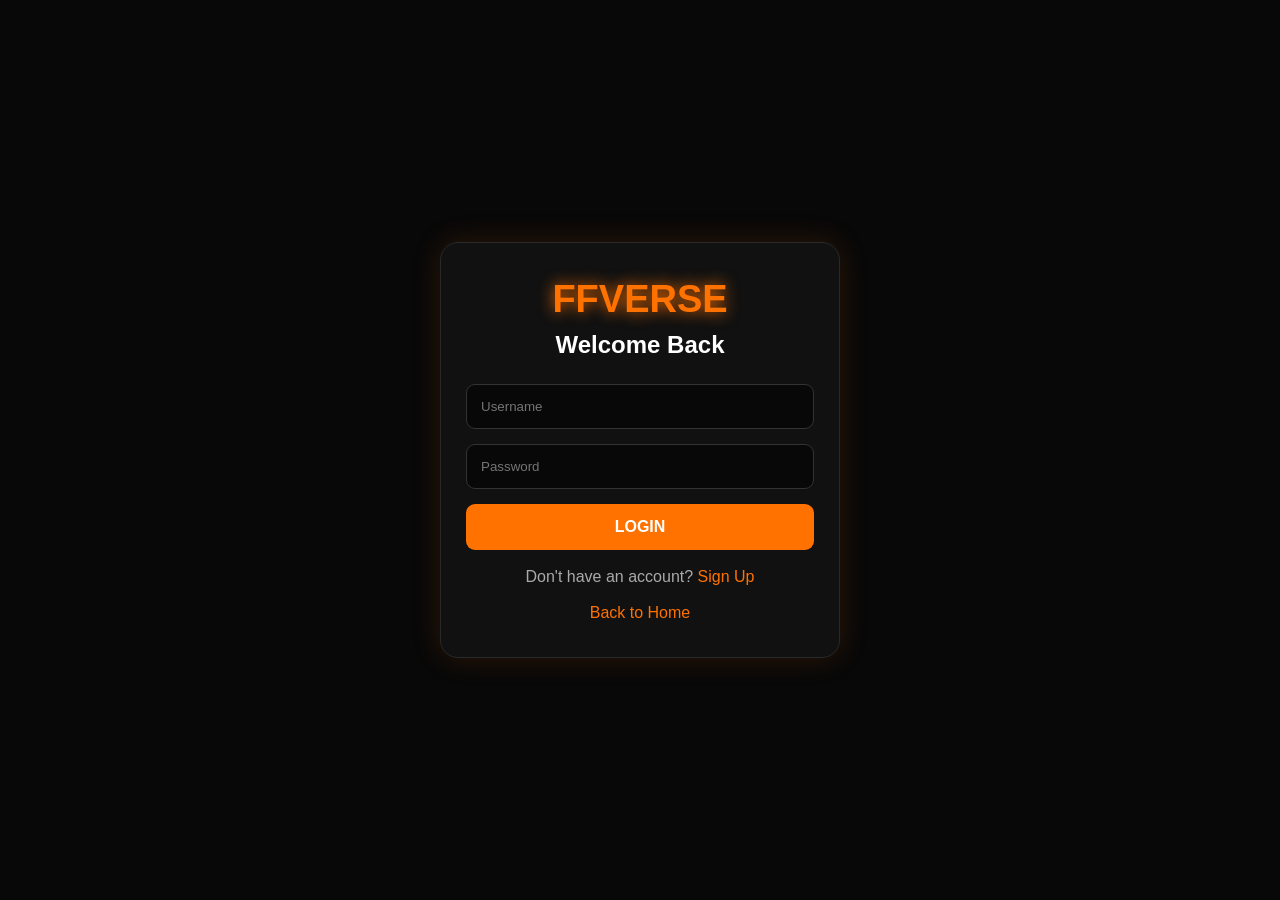
<file: login.html>
<!DOCTYPE html>
<html lang="en">
<head>
  <meta charset="UTF-8">
  <meta name="viewport" content="width=device-width, initial-scale=1.0">
  <title>FFVERSE - Login</title>
  <link rel="stylesheet" href="sign-up.css">

</head>

<body>

  <div class="auth-box">
    <h1>FFVERSE</h1>
    <h2>Welcome Back</h2>

    <input type="text" id="username" placeholder="Username" maxlength="12" required>
    <input type="password" id="password" placeholder="Password" maxlength="12" required>

    <button onclick="login()">LOGIN</button>

    <p id="message"></p>

    <p>
      Don't have an account?
      <a href="sign-up.html">Sign Up</a>
    </p>
    <p>
      <a href="index.html">Back to Home</a>

    </p>
  </div>

  <script src="auth.js"></script>


</body>
</html>
</file>
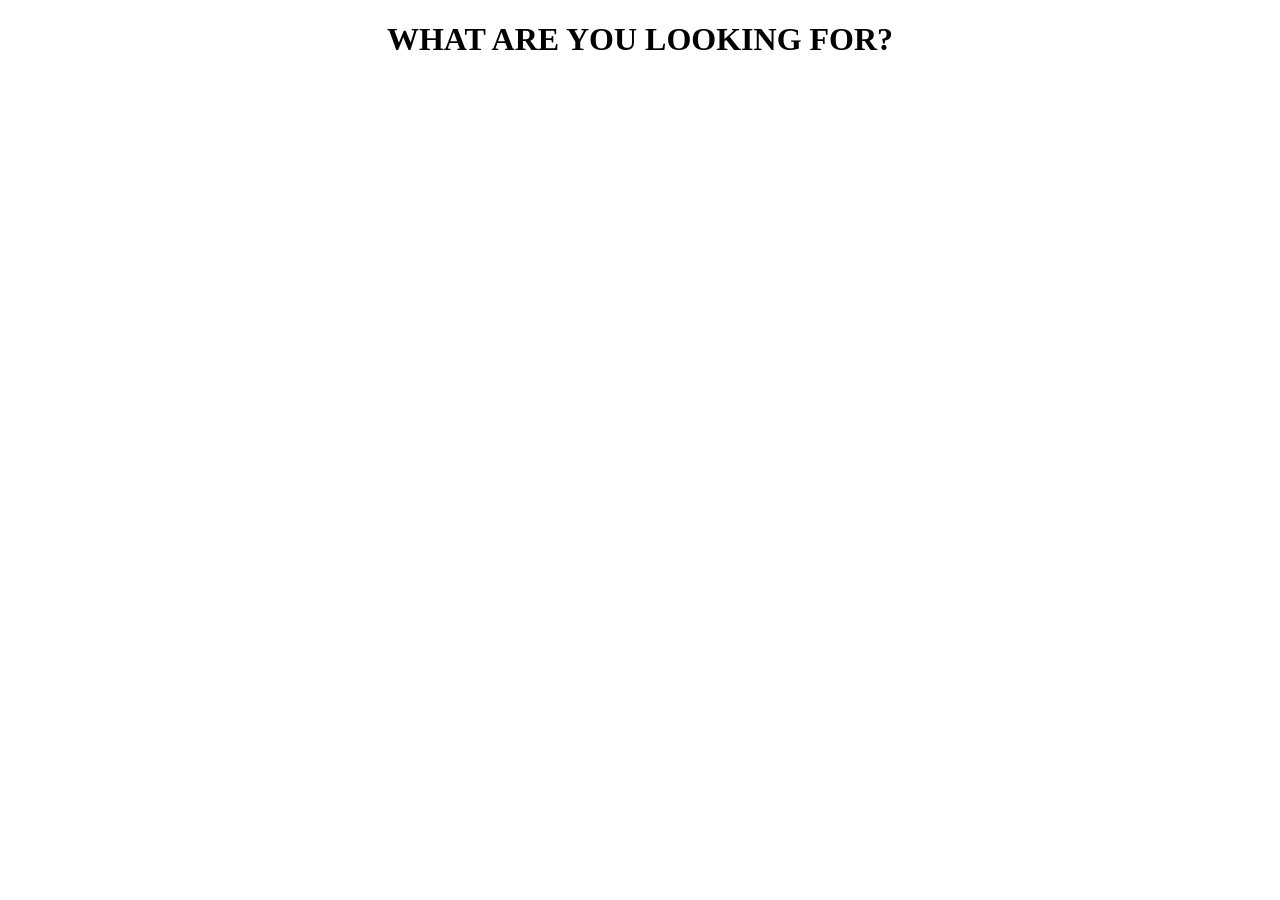
<file: redeem.html>
<!DOCTYPE html>
<html lang="en">
<head>
    <meta charset="UTF-8">
    <meta name="viewport" content="width=device-width, initial-scale=1.0">
    <title>REDEEM CODES!</title>
</head>
<body>

    <style>
        html{
            text-align: center;
        }
    </style>

    <h1>WHAT ARE YOU LOOKING FOR?</h1>

<video src="lilitaaxx_pindown.io_1788113727.mp4" height="300" autoplay loop></video>
<audio src="cat-laugh-meme-1.mp3"></audio>

</body>
</html>
</file>
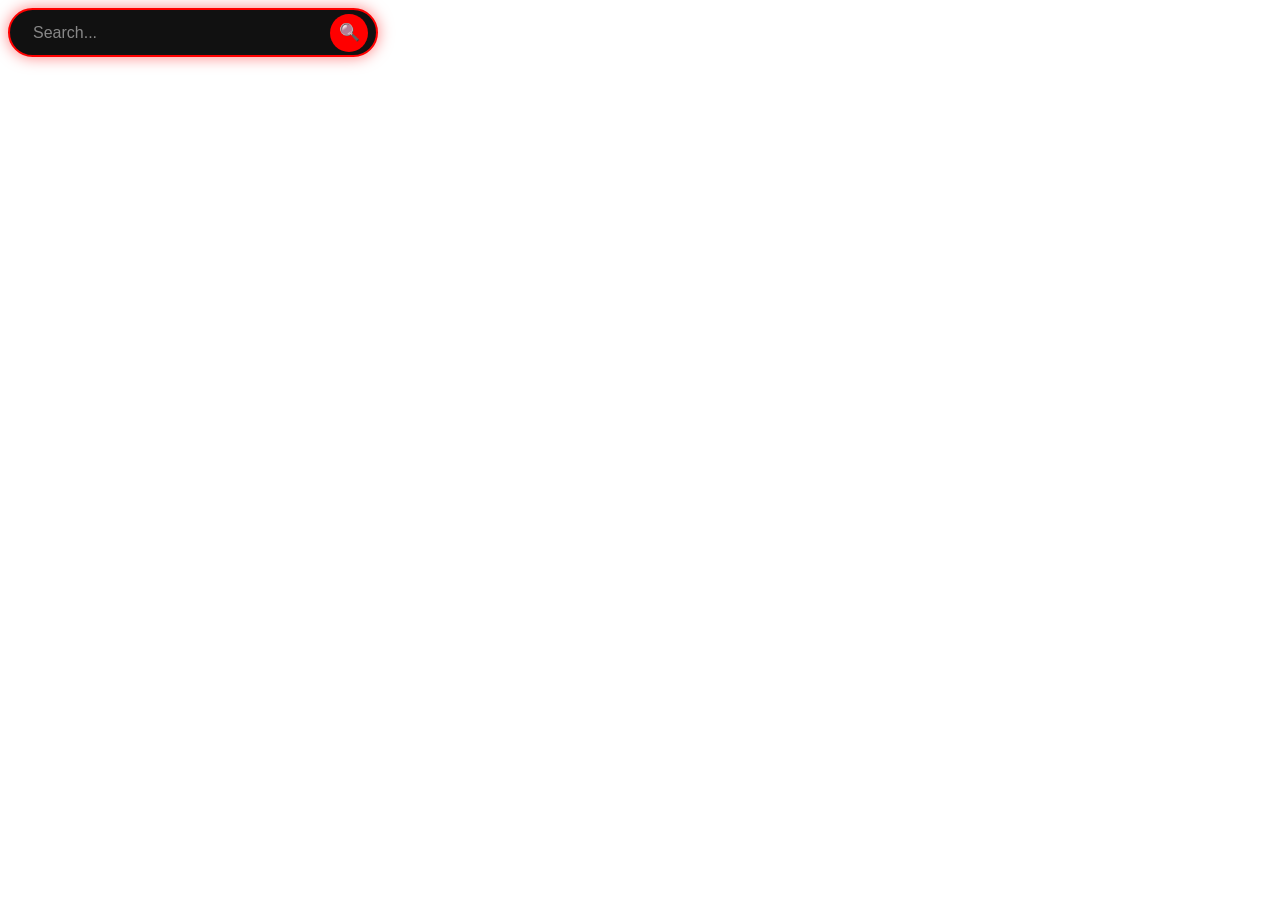
<file: search.html>
<! DOCTYPE html>
<html lang="en"> 
    <head>
        <meta charset="UTF-8">
        <meta name="viewport" content="width=device-width, initial-scale=1.0">
        <title>Search</title>
        <link rel="stylesheet" href="search.css">
    </head>
    <body>
        <div class="search-box">
            <input type="text" id="searchInput" placeholder="Search...">
            <button onclick="search()">🔍</button>
        </div>

<script>
function search() {
    const searchText = document.getElementById("searchInput").value;

    if (searchText.trim() === "") {
        alert("Please enter something to search.");
        return;
    }

    console.log("Searching for:", searchText);
}
</script>

<script>
const searchInput = document.getElementById("searchInput");
const posts = document.querySelectorAll(".post");

searchInput.addEventListener("input", function () {
    const searchText = this.value.toLowerCase();

    posts.forEach(post => {
        const content = post.textContent.toLowerCase();

        if (content.includes(searchText)) {
            post.style.display = "block";
        } else {
            post.style.display = "none";
        }
    });
});
</script>




</body>
</html>
</file>
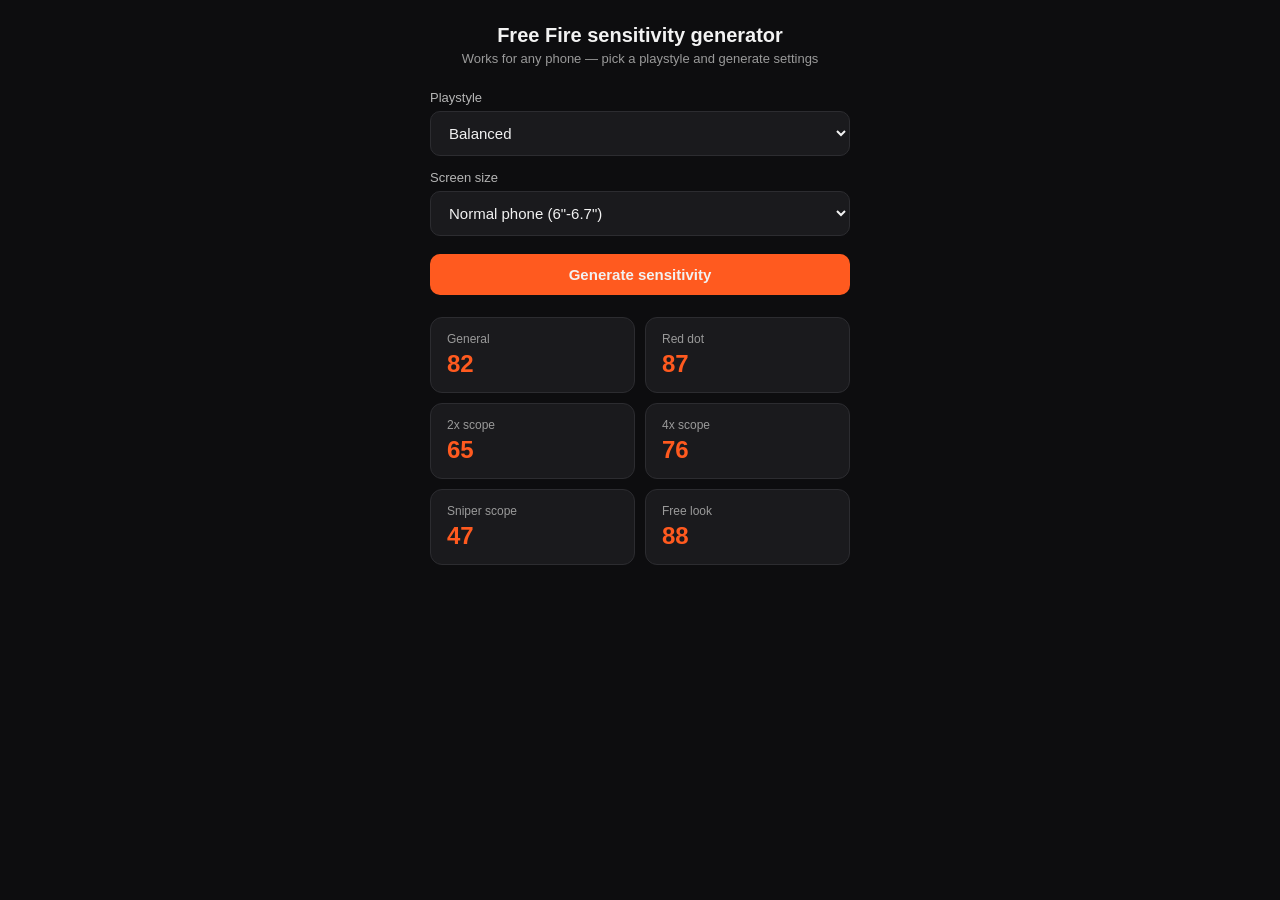
<file: sensi.html>
<!DOCTYPE html>
<html lang="en">
<head>
<meta charset="UTF-8">
<meta name="viewport" content="width=device-width, initial-scale=1.0">
<title>FF Sensitivity Generator</title>
<style>
  * { box-sizing: border-box; }
  body {
    margin: 0;
    font-family: -apple-system, Segoe UI, Roboto, Arial, sans-serif;
    background: #0d0d0f;
    color: #f2f2f2;
    padding: 24px 16px 60px;
  }
  .wrap { max-width: 420px; margin: 0 auto; }
  h1 {
    font-size: 20px;
    font-weight: 600;
    text-align: center;
    margin: 0 0 4px;
  }
  p.sub {
    text-align: center;
    color: #9a9a9a;
    font-size: 13px;
    margin: 0 0 24px;
  }
  label {
    font-size: 13px;
    color: #b5b5b5;
    display: block;
    margin: 14px 0 6px;
  }
  select, button {
    width: 100%;
    padding: 12px 14px;
    border-radius: 10px;
    border: 1px solid #2c2c30;
    background: #1a1a1d;
    color: #f2f2f2;
    font-size: 15px;
  }
  button {
    margin-top: 18px;
    background: #ff5a1f;
    border: none;
    font-weight: 600;
    cursor: pointer;
  }
  button:active { opacity: 0.85; }
  #results {
    display: grid;
    grid-template-columns: 1fr 1fr;
    gap: 10px;
    margin-top: 22px;
  }
  .card {
    background: #1a1a1d;
    border: 1px solid #2c2c30;
    border-radius: 12px;
    padding: 14px 16px;
  }
  .card p.label {
    font-size: 12px;
    color: #9a9a9a;
    margin: 0 0 4px;
  }
  .card p.value {
    font-size: 24px;
    font-weight: 700;
    margin: 0;
    color: #ff5a1f;
  }
</style>
</head>
<body>
<div class="wrap">
  <h1>Free Fire sensitivity generator</h1>
  <p class="sub">Works for any phone — pick a playstyle and generate settings</p>

  <label for="style">Playstyle</label>
  <select id="style">
    <option value="rusher">Rusher (aggressive, close range)</option>
    <option value="balanced" selected>Balanced</option>
    <option value="sniper">Sniper (long range)</option>
  </select>

  <label for="screen">Screen size</label>
  <select id="screen">
    <option value="small">Small phone (under 6")</option>
    <option value="normal" selected>Normal phone (6"-6.7")</option>
    <option value="large">Large phone / phablet (6.7"+)</option>
  </select>

  <button id="gen">Generate sensitivity</button>

  <div id="results"></div>
</div>

<script>
  const ranges = {
    rusher:   { general:[85,100], redDot:[85,100], scope2x:[65,90], scope4x:[45,75], sniper:[15,40], freeLook:[85,100] },
    balanced: { general:[70,95],  redDot:[70,95],  scope2x:[55,85], scope4x:[45,80], sniper:[25,55], freeLook:[75,100] },
    sniper:   { general:[55,80],  redDot:[55,80],  scope2x:[45,75], scope4x:[35,70], sniper:[35,70], freeLook:[65,95] }
  };

  const screenAdjust = { small: 3, normal: 0, large: -3 };

  const labels = {
    general: 'General',
    redDot: 'Red dot',
    scope2x: '2x scope',
    scope4x: '4x scope',
    sniper: 'Sniper scope',
    freeLook: 'Free look'
  };

  function rand(min, max) {
    return Math.max(1, Math.min(100, Math.round(min + Math.random() * (max - min))));
  }

  function generate() {
    const style = document.getElementById('style').value;
    const screen = document.getElementById('screen').value;
    const adj = screenAdjust[screen];
    const r = ranges[style];
    const results = document.getElementById('results');
    results.innerHTML = '';

    Object.keys(r).forEach(key => {
      const [min, max] = r[key];
      const value = rand(min + adj, max + adj);
      const card = document.createElement('div');
      card.className = 'card';
      card.innerHTML =
        '<p class="label">' + labels[key] + '</p>' +
        '<p class="value">' + value + '</p>';
      results.appendChild(card);
    });
  }

  document.getElementById('gen').addEventListener('click', generate);
  document.getElementById('style').addEventListener('change', generate);
  document.getElementById('screen').addEventListener('change', generate);
  generate();
</script>
</body>
</html>
</file>
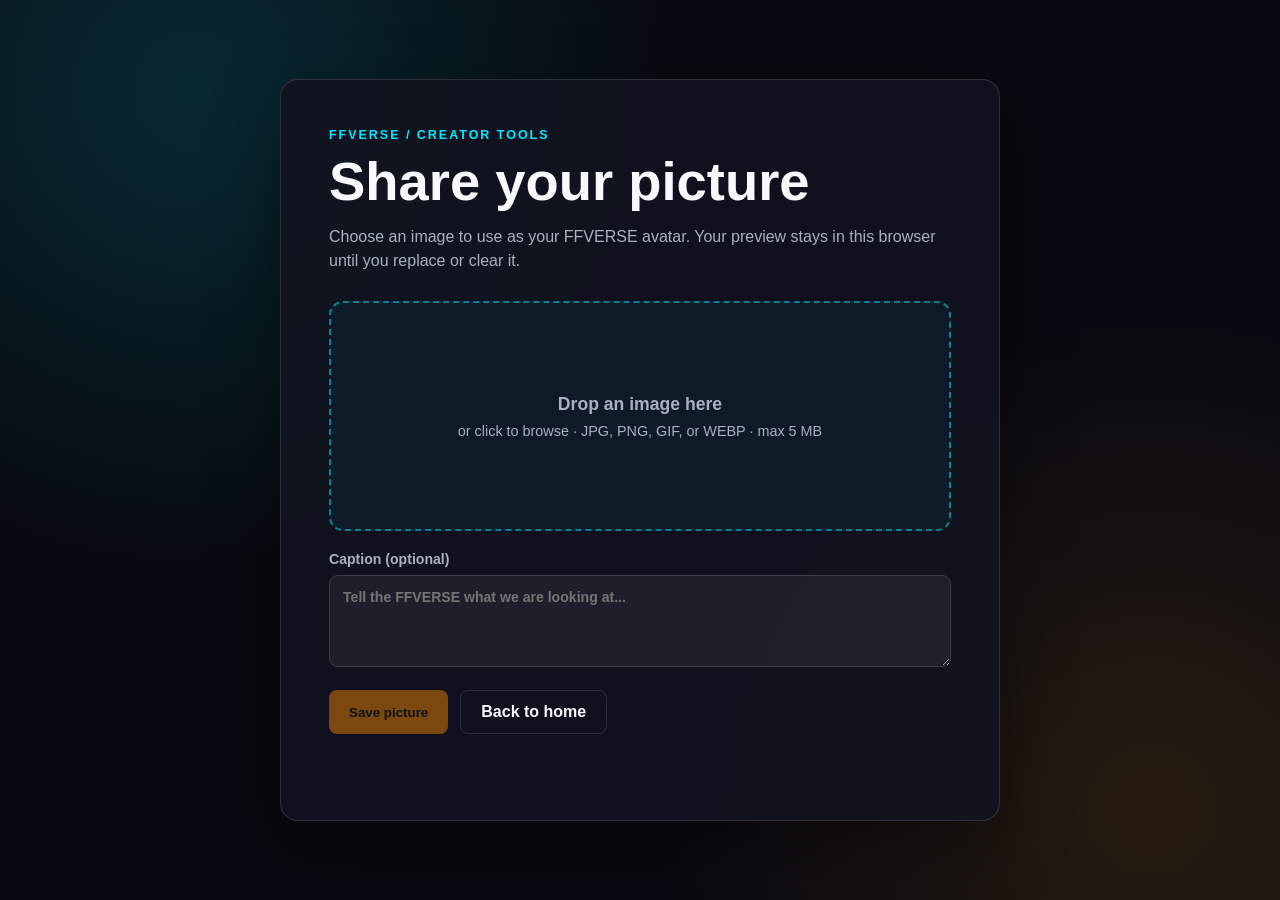
<file: upload.html>
<!DOCTYPE html>
<html lang="en">
<head>
	<meta charset="UTF-8">
	<meta name="viewport" content="width=device-width, initial-scale=1.0">
	<title>Upload | FFVERSE</title>
	<style>
		:root {
			--ink: #f7f9ff;
			--muted: #a9b0c2;
			--panel: rgba(17, 20, 32, 0.92);
			--line: rgba(255, 255, 255, 0.13);
			--cyan: #00eaff;
			--orange: #ff8c00;
		}

		* { box-sizing: border-box; }

		body {
			min-height: 100vh;
			margin: 0;
			display: grid;
			place-items: center;
			padding: 24px;
			color: var(--ink);
			background:
				radial-gradient(circle at 15% 10%, rgba(0, 234, 255, 0.14), transparent 35%),
				radial-gradient(circle at 90% 90%, rgba(255, 140, 0, 0.13), transparent 35%),
				#080a11;
			font-family: Arial, sans-serif;
		}

		.upload-shell {
			width: min(100%, 720px);
			padding: clamp(24px, 5vw, 48px);
			border: 1px solid var(--line);
			border-radius: 18px;
			background: var(--panel);
			box-shadow: 0 24px 70px rgba(0, 0, 0, 0.38);
		}

		.eyebrow {
			margin: 0 0 8px;
			color: var(--cyan);
			font-size: 0.78rem;
			font-weight: 700;
			letter-spacing: 0.16em;
			text-transform: uppercase;
		}

		h1 { margin: 0; font-size: clamp(2rem, 6vw, 3.4rem); }

		.intro { margin: 12px 0 28px; color: var(--muted); line-height: 1.5; }

		.drop-zone {
			display: grid;
			min-height: 230px;
			place-items: center;
			padding: 24px;
			border: 2px dashed rgba(0, 234, 255, 0.5);
			border-radius: 14px;
			background: rgba(0, 234, 255, 0.04);
			text-align: center;
			cursor: pointer;
			transition: 180ms ease;
		}

		.drop-zone:hover, .drop-zone.is-dragging { border-color: var(--cyan); background: rgba(0, 234, 255, 0.1); }
		.drop-zone.has-image { min-height: 0; padding: 12px; }
		.drop-zone strong { display: block; margin-bottom: 8px; font-size: 1.1rem; }
		.drop-zone span { color: var(--muted); font-size: 0.9rem; }
		#fileInput { display: none; }

		#preview { display: none; width: 100%; max-height: 360px; object-fit: contain; border-radius: 9px; }
		.has-image #preview { display: block; }
		.has-image .drop-copy { display: none; }

		.field { display: block; margin-top: 20px; color: var(--muted); font-size: 0.88rem; font-weight: 700; }
		textarea {
			width: 100%;
			min-height: 92px;
			margin-top: 8px;
			padding: 13px;
			resize: vertical;
			border: 1px solid var(--line);
			border-radius: 9px;
			outline: none;
			color: var(--ink);
			background: rgba(255, 255, 255, 0.06);
			font: inherit;
		}
		textarea:focus { border-color: var(--cyan); }

		.actions { display: flex; flex-wrap: wrap; gap: 12px; margin-top: 20px; }
		button, .back-link {
			min-height: 44px;
			padding: 0 20px;
			border: 0;
			border-radius: 8px;
			font-weight: 700;
			cursor: pointer;
			text-decoration: none;
		}
		button[type="submit"] { color: #071018; background: var(--orange); }
		button[type="submit"]:disabled { cursor: not-allowed; opacity: 0.45; }
		.back-link { display: inline-grid; place-items: center; color: var(--ink); border: 1px solid var(--line); }
		#status { min-height: 22px; margin: 16px 0 0; color: var(--muted); }
		#status.error { color: #ff8e8e; }
		#status.success { color: #7dffcc; }

		@media (max-width: 480px) {
			.actions > * { width: 100%; }
		}
	</style>
</head>
<body>
	<main class="upload-shell">
		<p class="eyebrow">FFVERSE / Creator tools</p>
		<h1>Share your picture</h1>
		<p class="intro">Choose an image to use as your FFVERSE avatar. Your preview stays in this browser until you replace or clear it.</p>

		<form id="uploadForm">
			<label class="drop-zone" id="dropZone" for="fileInput">
				<span class="drop-copy">
					<strong>Drop an image here</strong>
					<span>or click to browse · JPG, PNG, GIF, or WEBP · max 5 MB</span>
				</span>
				<img id="preview" alt="Selected image preview">
				<input id="fileInput" type="file" accept="image/jpeg,image/png,image/gif,image/webp">
			</label>

			<label class="field" for="caption">Caption (optional)
				<textarea id="caption" maxlength="160" placeholder="Tell the FFVERSE what we are looking at..."></textarea>
			</label>

			<div class="actions">
				<button type="submit" id="uploadButton" disabled>Save picture</button>
				<a class="back-link" href="home.html">Back to home</a>
			</div>
			<p id="status" role="status" aria-live="polite"></p>
		</form>
	</main>

	<script>
		const form = document.getElementById('uploadForm');
		const fileInput = document.getElementById('fileInput');
		const dropZone = document.getElementById('dropZone');
		const preview = document.getElementById('preview');
		const uploadButton = document.getElementById('uploadButton');
		const status = document.getElementById('status');
		let selectedFile = null;

		function showStatus(message, type) {
			status.textContent = message;
			status.className = type || '';
		}

		function selectFile(file) {
			if (!file) return;
			if (!file.type.startsWith('image/')) {
				showStatus('Please choose an image file.', 'error');
				return;
			}
			if (file.size > 5 * 1024 * 1024) {
				showStatus('That image is larger than 5 MB.', 'error');
				return;
			}

			selectedFile = file;
			preview.src = URL.createObjectURL(file);
			dropZone.classList.add('has-image');
			uploadButton.disabled = false;
			showStatus(file.name + ' is ready to save.', '');
		}

		fileInput.addEventListener('change', () => selectFile(fileInput.files[0]));
		['dragenter', 'dragover'].forEach(eventName => dropZone.addEventListener(eventName, event => {
			event.preventDefault();
			dropZone.classList.add('is-dragging');
		}));
		['dragleave', 'drop'].forEach(eventName => dropZone.addEventListener(eventName, event => {
			event.preventDefault();
			dropZone.classList.remove('is-dragging');
		}));
		dropZone.addEventListener('drop', event => selectFile(event.dataTransfer.files[0]));

		form.addEventListener('submit', event => {
			event.preventDefault();
			if (!selectedFile) return;

			const reader = new FileReader();
			reader.onload = () => {
				try {
					localStorage.setItem('ffverseAvatar', reader.result);
					localStorage.setItem('ffverseAvatarCaption', document.getElementById('caption').value.trim());
					showStatus('Picture saved. Your FFVERSE avatar is updated.', 'success');
				} catch (error) {
					showStatus('This image could not be saved in browser storage.', 'error');
				}
			};
			reader.readAsDataURL(selectedFile);
		});
	</script>
</body>
</html>
</file>
<file: sign-up.css>
* {
    box-sizing: border-box;
    margin: 0;
    padding: 0;
    font-family: Arial, sans-serif;
}

body {
    min-height: 100vh;
    display: flex;
    justify-content: center;
    align-items: center;
    background: #080808;
    color: white;
}

.auth-box {
    width: 90%;
    max-width: 400px;
    padding: 35px 25px;
    background: #111;
    border: 1px solid #292929;
    border-radius: 18px;
    text-align: center;
    box-shadow: 0 0 30px rgba(255, 115, 0, 0.15);
}

h1 {
    color: #ff7200;
    font-size: 38px;
    margin-bottom: 10px;
    text-shadow: 0 0 15px #ff7200;
}

h2 {
    margin-bottom: 25px;
}

input {
    width: 100%;
    padding: 14px;
    margin-bottom: 15px;
    border: 1px solid #333;
    border-radius: 9px;
    background: #080808;
    color: white;
    outline: none;
}

input:focus {
    border-color: #ff7200;
}

button {
    width: 100%;
    padding: 14px;
    border: none;
    border-radius: 9px;
    background: #ff7200;
    color: white;
    font-weight: bold;
    font-size: 16px;
    cursor: pointer;
}

button:hover {
    box-shadow: 0 0 18px #ff7200;
}

p {
    margin-top: 18px;
    color: #aaa;
}

#message {
    color: #ff7200;
}

a {
    color: #ff7200;
    text-decoration: none;
}
</file>
<file: search.css>
.search-box {
    display: flex;
    align-items: center;
    width: 350px;
    height: 45px;
    background: #111;
    border: 2px solid #ff0000;
    border-radius: 25px;
    padding: 0 8px;
    box-shadow: 0 0 15px rgba(255, 0, 0, 0.5);
}

.search-box input {
    flex: 1;
    height: 100%;
    border: none;
    outline: none;
    background: transparent;
    color: white;
    padding: 0 15px;
    font-size: 16px;
}

.search-box input::placeholder {
    color: #888;
}

.search-box button {
    width: 38px;
    height: 38px;
    border: none;
    border-radius: 50%;
    background: #ff0000;
    color: white;
    cursor: pointer;
    font-size: 17px;
}

.search-box button:hover {
    box-shadow: 0 0 15px #ff0000;
}
</file>
